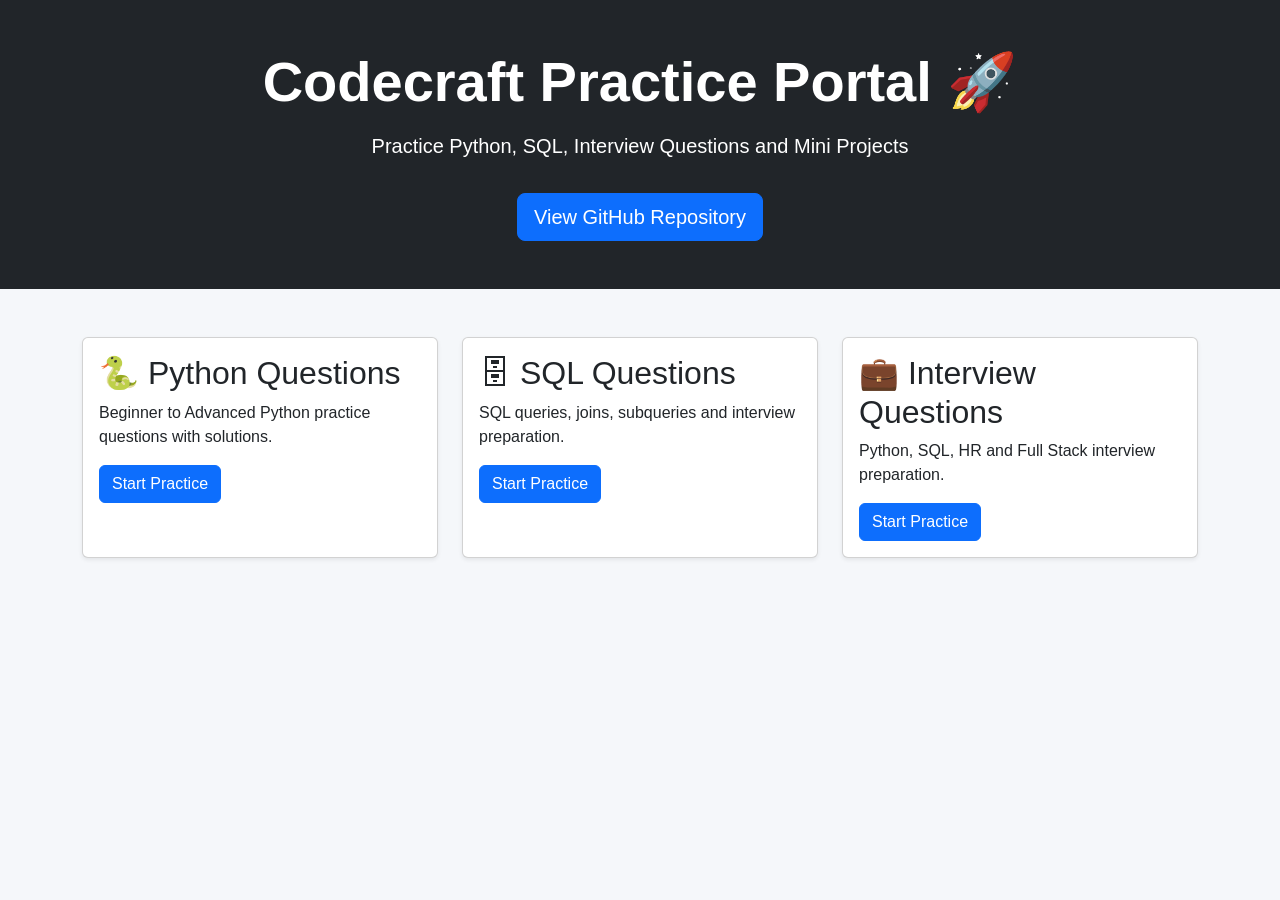
<file: index.html>
<!DOCTYPE html>
<html lang="en">

<head>

    <meta charset="UTF-8">
    <meta name="viewport" content="width=device-width, initial-scale=1.0">

    <title>Codecraft Practice Portal</title>
    <link
    href="https://cdn.jsdelivr.net/npm/bootstrap@5.3.7/dist/css/bootstrap.min.css" rel="stylesheet">
    <link rel="stylesheet" href="style.css">

</head>

<body>

    <!-- Navbar -->

    <!-- <div id="navbar"></div> -->


    <!-- Hero Section -->

    <header class="bg-dark text-white text-center py-5">

        <div class="container">

            <h1 class="display-4 fw-bold">
                Codecraft Practice Portal 🚀
            </h1>

            <p class="lead mt-3">

                Practice Python, SQL, Interview Questions and Mini Projects

            </p>

            <a
                href="https://github.com/codecraftcomputeracademy/QuestionList"
                class="btn btn-primary btn-lg mt-3">

                View GitHub Repository

            </a>

        </div>

    </header>


    <!-- Main Cards Section -->

    <section class="container py-5">

        <div class="row g-4">


            <!-- Python Card -->

            <div class="col-md-6 col-lg-4">

                <div class="card shadow-sm h-100">

                    <div class="card-body">

                        <h2 class="card-title">
                            🐍 Python Questions
                        </h2>

                        <p class="card-text">

                            Beginner to Advanced Python practice questions with solutions.

                        </p>

                        <a
                            href="./Python/index.html"
                            class="btn btn-primary">

                            Start Practice

                        </a>

                    </div>

                </div>

            </div>


            <!-- SQL Card -->

            <div class="col-md-6 col-lg-4">

                <div class="card shadow-sm h-100">

                    <div class="card-body">

                        <h2 class="card-title">
                            🗄 SQL Questions
                        </h2>

                        <p class="card-text">

                            SQL queries, joins, subqueries and interview preparation.

                        </p>

                        <a
                            href="./SQL/"
                            class="btn btn-primary">

                            Start Practice

                        </a>

                    </div>

                </div>

            </div>


            <!-- Interview Questions Card -->

            <div class="col-md-6 col-lg-4">

                <div class="card shadow-sm h-100">

                    <div class="card-body">

                        <h2 class="card-title">
                            💼 Interview Questions
                        </h2>

                        <p class="card-text">

                            Python, SQL, HR and Full Stack interview preparation.

                        </p>

                        <a
                            href="./Interview-Questions/"
                            class="btn btn-primary">

                            Start Practice

                        </a>

                    </div>

                </div>

            </div>

        </div>

    </section>


    <!-- Footer -->

    <!-- <div id="footer"></div> -->


    <!-- Bootstrap JS -->

    <script
        src="https://cdn.jsdelivr.net/npm/bootstrap@5.3.7/dist/js/bootstrap.bundle.min.js">
    </script>


    <!-- Global Script -->

    <script src="script.js"></script>

</body>

</html>
</file>
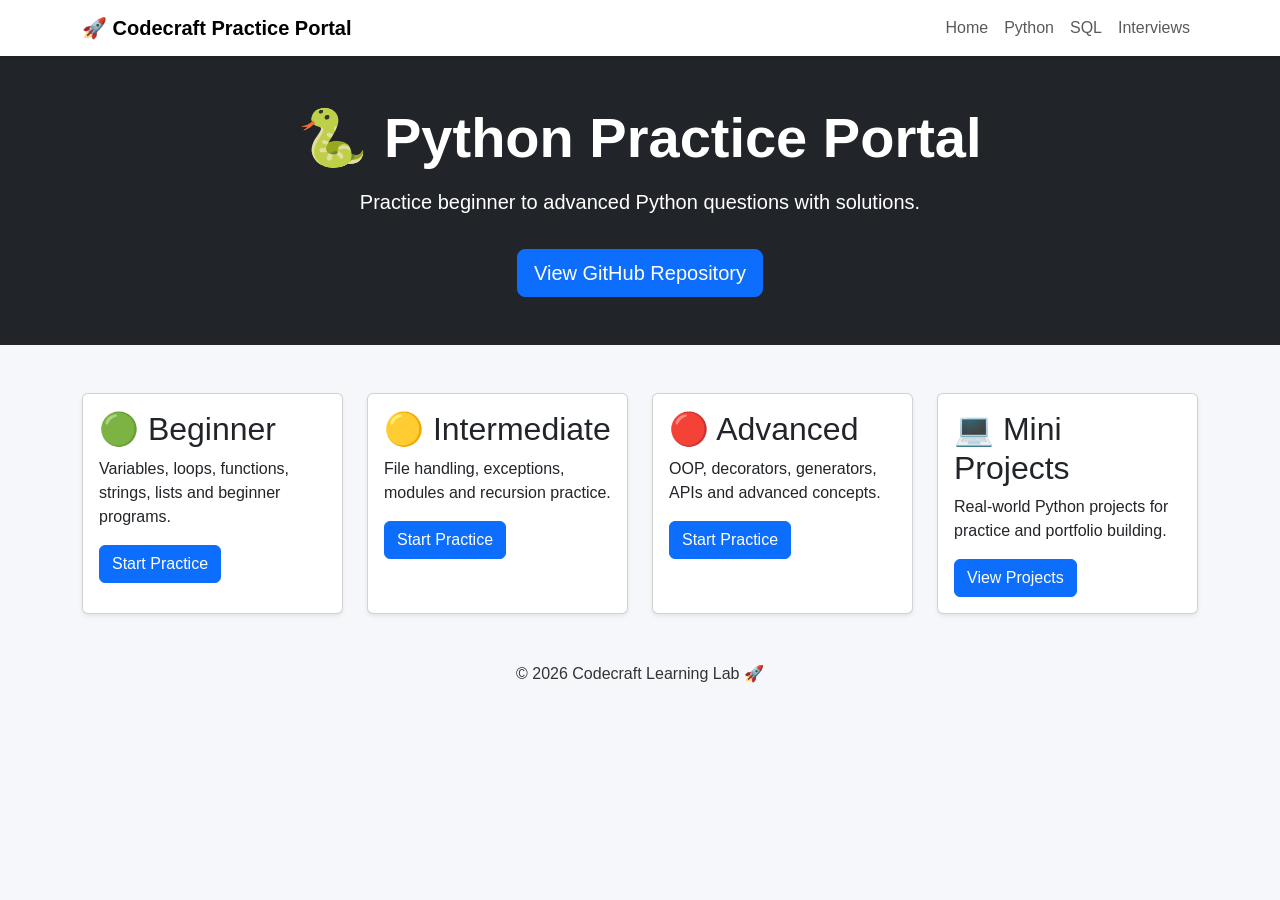
<file: Python/index.html>
<!DOCTYPE html>
<html lang="en">

<head>

    <meta charset="UTF-8">
    <meta name="viewport" content="width=device-width, initial-scale=1.0">

    <title>Python Practice Questions</title>
    <link    href="https://cdn.jsdelivr.net/npm/bootstrap@5.3.7/dist/css/bootstrap.min.css"  rel="stylesheet">
    <link rel="stylesheet" href="../style.css">

</head>

<body>

    <!-- Navbar -->

    <div id="navbar"></div>


    <!-- Hero Section -->

    <header class="bg-dark text-white text-center py-5">

        <div class="container">

            <h1 class="display-4 fw-bold">
                🐍 Python Practice Portal
            </h1>

            <p class="lead mt-3">

                Practice beginner to advanced Python questions with solutions.

            </p>

            <a
                href="https://github.com/codecraftcomputeracademy/QuestionList"
                class="btn btn-primary btn-lg mt-3">

                View GitHub Repository

            </a>

        </div>

    </header>


    <!-- Main Content -->

    <section class="container py-5">

        <div class="row g-4">


            <!-- Beginner Card -->

            <div class="col-md-6 col-lg-3">

                <div class="card shadow-sm h-100">

                    <div class="card-body">

                        <h2 class="card-title">
                            🟢 Beginner
                        </h2>

                        <p class="card-text">

                            Variables, loops, functions, strings, lists and beginner programs.

                        </p>

                        <a
                            href="./Beginner/index.html"
                            class="btn btn-primary">

                            Start Practice

                        </a>

                    </div>

                </div>

            </div>


            <!-- Intermediate Card -->

            <div class="col-md-6 col-lg-3">

                <div class="card shadow-sm h-100">

                    <div class="card-body">

                        <h2 class="card-title">
                            🟡 Intermediate
                        </h2>

                        <p class="card-text">

                            File handling, exceptions, modules and recursion practice.

                        </p>

                        <a
                            href="./Intermediate/"
                            class="btn btn-primary">

                            Start Practice

                        </a>

                    </div>

                </div>

            </div>


            <!-- Advanced Card -->

            <div class="col-md-6 col-lg-3">

                <div class="card shadow-sm h-100">

                    <div class="card-body">

                        <h2 class="card-title">
                            🔴 Advanced
                        </h2>

                        <p class="card-text">

                            OOP, decorators, generators, APIs and advanced concepts.

                        </p>

                        <a
                            href="./Advanced/"
                            class="btn btn-primary">

                            Start Practice

                        </a>

                    </div>

                </div>

            </div>


            <!-- Projects Card -->

            <div class="col-md-6 col-lg-3">

                <div class="card shadow-sm h-100">

                    <div class="card-body">

                        <h2 class="card-title">
                            💻 Mini Projects
                        </h2>

                        <p class="card-text">

                            Real-world Python projects for practice and portfolio building.

                        </p>

                        <a
                            href="./Projects/"
                            class="btn btn-primary">

                            View Projects

                        </a>

                    </div>

                </div>

            </div>

        </div>

    </section>


    <!-- Footer -->

    <div id="footer"></div>


    <!-- Bootstrap JS -->

    <script
        src="https://cdn.jsdelivr.net/npm/bootstrap@5.3.7/dist/js/bootstrap.bundle.min.js">
    </script>


    <!-- Global Script -->

    <script src="../script.js"></script>

</body>

</html>
</file>
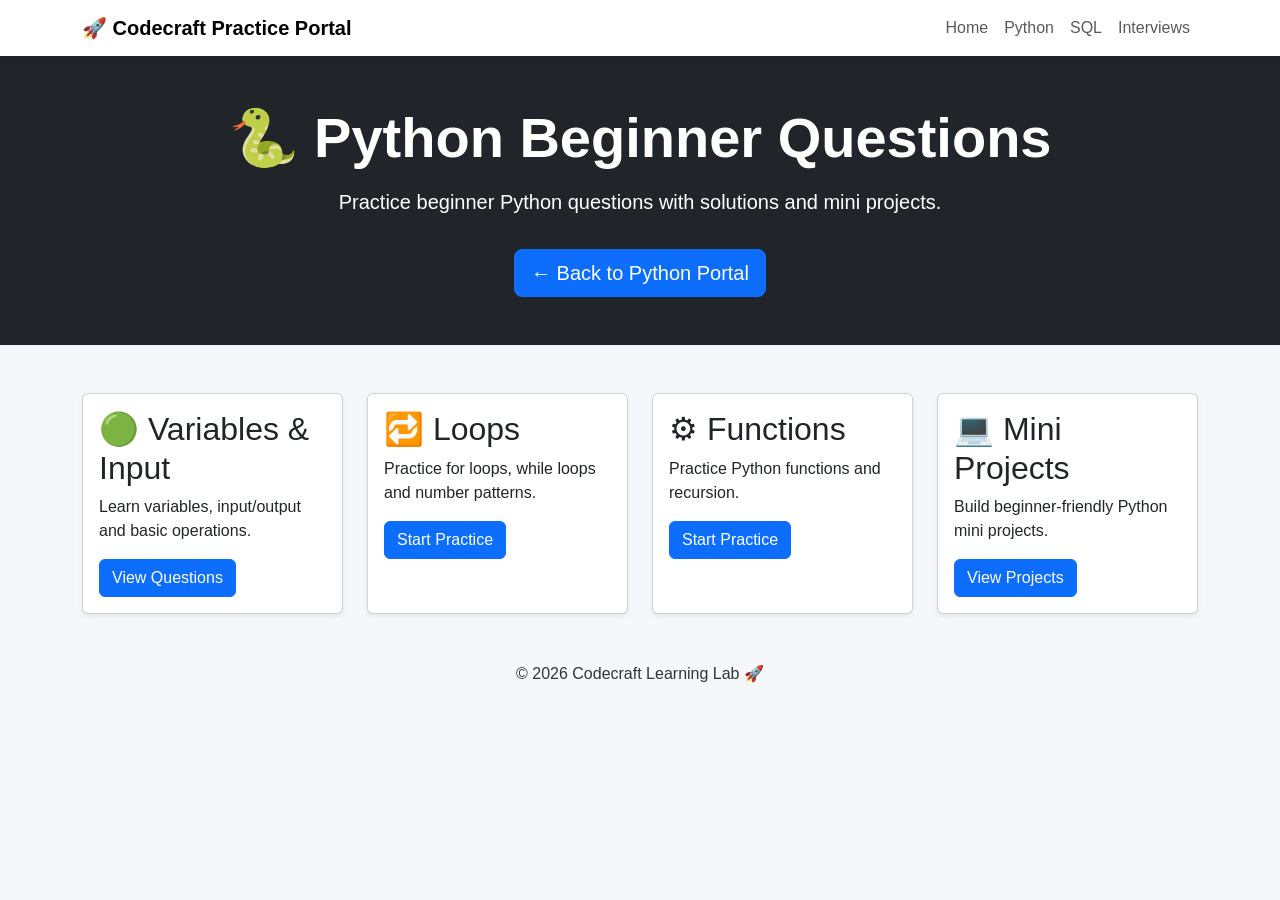
<file: Python/Beginner/index.html>
<!DOCTYPE html>
<html lang="en">

<head>

    <meta charset="UTF-8">
    <meta name="viewport" content="width=device-width, initial-scale=1.0">

    <title>Python Beginner Questions</title>
    <link    href="https://cdn.jsdelivr.net/npm/bootstrap@5.3.7/dist/css/bootstrap.min.css"  rel="stylesheet">
    <link rel="stylesheet" href="../../style.css">

</head>

<body>

    <!-- Navbar -->

    <div id="navbar"></div>


    <!-- Hero Section -->

    <header class="bg-dark text-white text-center py-5">

        <div class="container">

            <h1 class="display-4 fw-bold">
                🐍 Python Beginner Questions
            </h1>

            <p class="lead mt-3">

                Practice beginner Python questions with solutions and mini projects.

            </p>

            <a
                href="../index.html"
                class="btn btn-primary btn-lg mt-3">

                ← Back to Python Portal

            </a>

        </div>

    </header>


    <!-- Main Content -->

    <section class="container py-5">

        <div class="row g-4">


            <!-- Variables & Input -->

            <div class="col-md-6 col-lg-3">

                <div class="card shadow-sm h-100">

                    <div class="card-body">

                        <h2 class="card-title">
                            🟢 Variables & Input
                        </h2>

                        <p class="card-text">

                            Learn variables, input/output and basic operations.

                        </p>

                        <a
                            href="./questions.html?category=Variables""
                            class="btn btn-primary">

                            View Questions

                        </a>

                    </div>

                </div>

            </div>


            <!-- Loops -->

            <div class="col-md-6 col-lg-3">

                <div class="card shadow-sm h-100">

                    <div class="card-body">

                        <h2 class="card-title">
                            🔁 Loops
                        </h2>

                        <p class="card-text">

                            Practice for loops, while loops and number patterns.

                        </p>

                        <a
                            href="./questions.html?category=Loops"
                            class="btn btn-primary">

                            Start Practice

                        </a>

                    </div>

                </div>

            </div>


            <!-- Functions -->

            <div class="col-md-6 col-lg-3">

                <div class="card shadow-sm h-100">

                    <div class="card-body">

                        <h2 class="card-title">
                            ⚙ Functions
                        </h2>

                        <p class="card-text">

                            Practice Python functions and recursion.

                        </p>

                        <a
                            href="./questions.html?category=Functions"
                            class="btn btn-primary">

                            Start Practice

                        </a>

                    </div>

                </div>

            </div>


            <!-- Mini Projects -->

            <div class="col-md-6 col-lg-3">

                <div class="card shadow-sm h-100">

                    <div class="card-body">

                        <h2 class="card-title">
                            💻 Mini Projects
                        </h2>

                        <p class="card-text">

                            Build beginner-friendly Python mini projects.

                        </p>

                        <a
                            href="./questions.html?category=Projects"
                            class="btn btn-primary">

                            View Projects

                        </a>

                    </div>

                </div>

            </div>

        </div>

    </section>


    <!-- Footer -->

    <div id="footer"></div>


    <!-- Bootstrap JS -->

    <script
        src="https://cdn.jsdelivr.net/npm/bootstrap@5.3.7/dist/js/bootstrap.bundle.min.js">
    </script>


    <!-- Global Script -->

    <script src="../../script.js"></script>

</body>
</html>
</file>
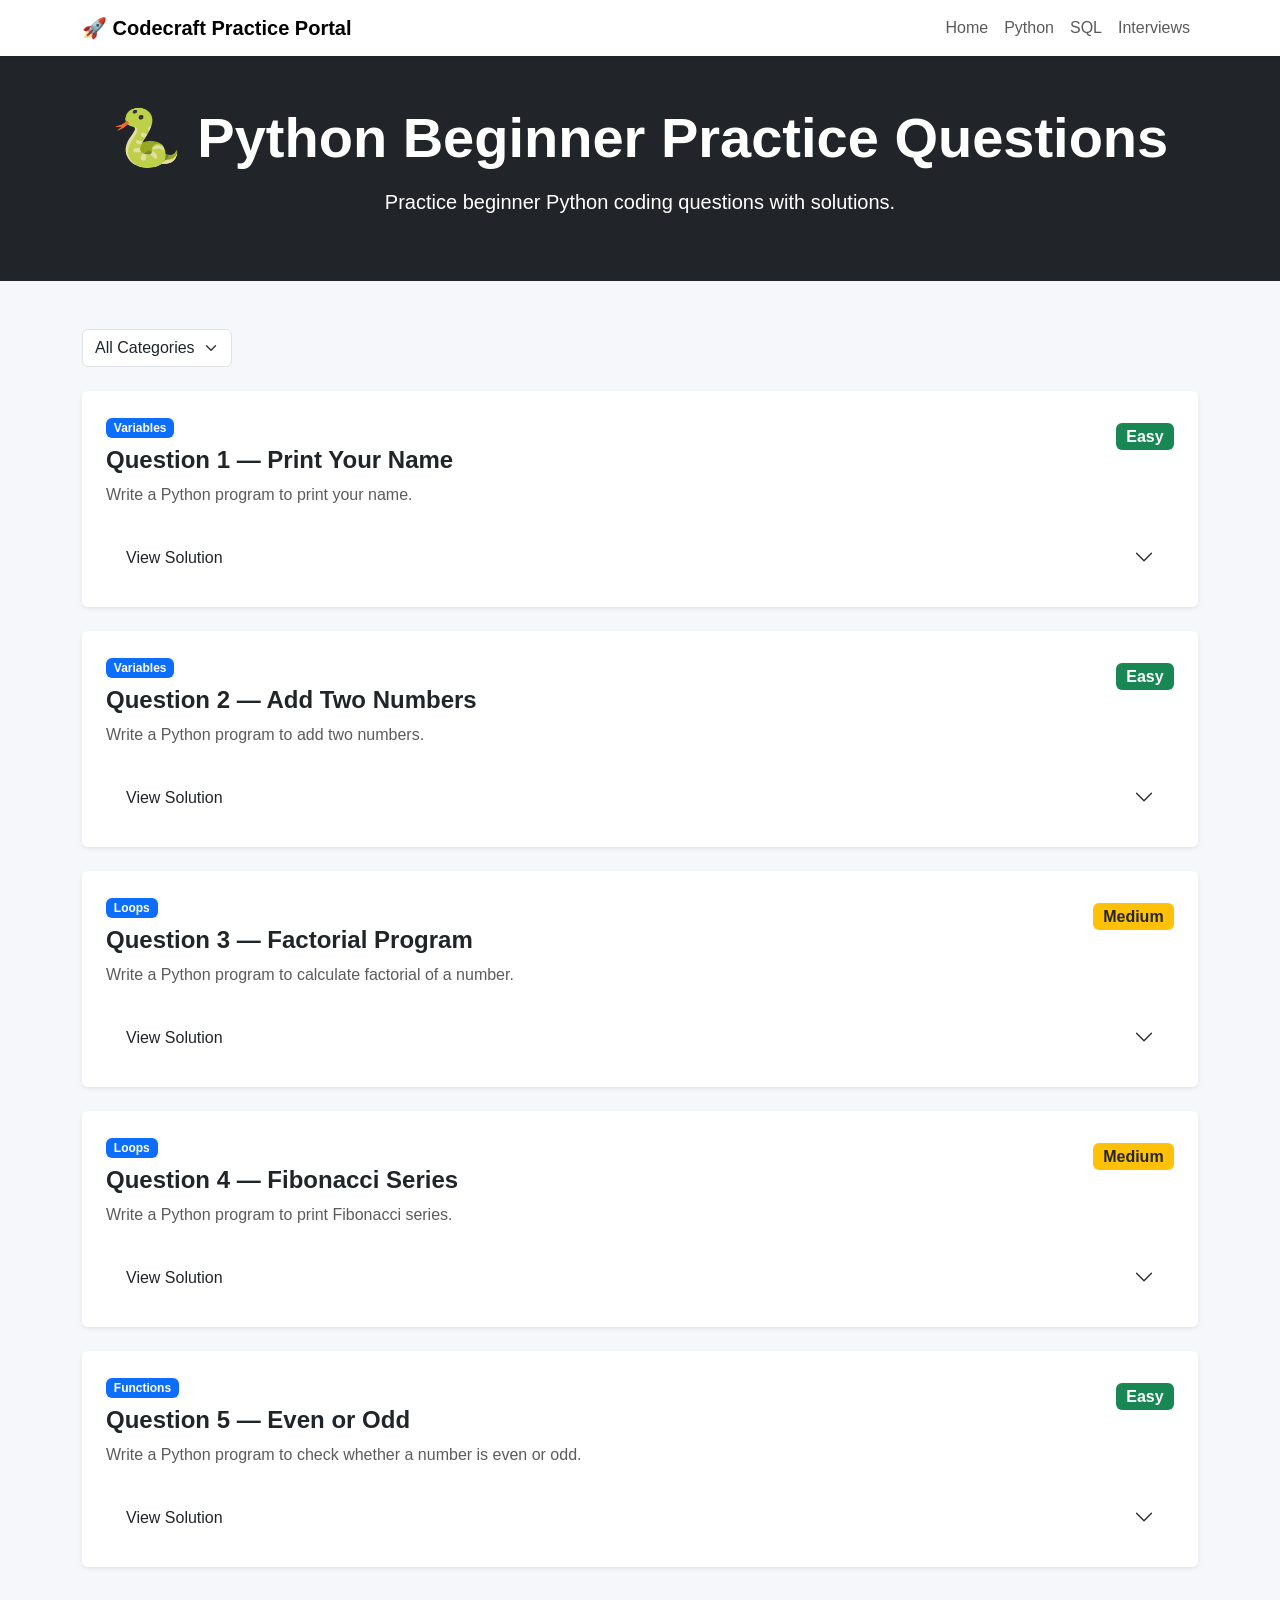
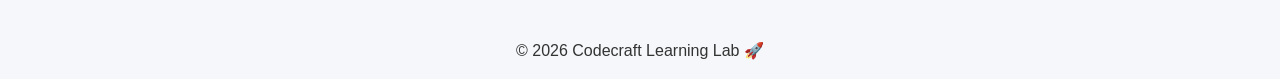
<file: Python/Beginner/questions.html>
<!DOCTYPE html>
<html lang="en">

<head>

    <meta charset="UTF-8">

    <meta
        name="viewport"
        content="width=device-width, initial-scale=1.0">

    <title>Python Beginner Questions | Codecraft Practice Portal</title>

    <!-- Bootstrap -->

    <link
        href="https://cdn.jsdelivr.net/npm/bootstrap@5.3.7/dist/css/bootstrap.min.css"
        rel="stylesheet">

    <!-- Global CSS -->

    <link
        rel="stylesheet"  href="../../style.css">

</head>

<body>

    <!-- Navbar -->

    <div id="navbar"></div>


    <!-- Hero Section -->

    <header class="bg-dark text-white py-5">

        <div class="container text-center">

           <h1
    id="page-title"
    class="display-4 fw-bold">

    🐍 Python Beginner Practice Questions

</h1>

            <p
    id="page-subtitle"
    class="lead mt-3">

                Practice beginner Python coding questions with solutions.

            </p>

        </div>

    </header>


    <!-- Questions Container -->

    <section class="container py-5">

        <div class="mb-4">

    <select
        id="categoryFilter"
        class="form-select w-auto">

        <option value="All">
            All Categories
        </option>

        <option value="Variables">
            Variables
        </option>

        <option value="Loops">
            Loops
        </option>

        <option value="Functions">
            Functions
        </option>

    </select>

</div>

<div id="questions-container"></div>

    </section>


    <!-- Footer -->

    <div id="footer"></div>


    <!-- Bootstrap -->

    <script
        src="https://cdn.jsdelivr.net/npm/bootstrap@5.3.7/dist/js/bootstrap.bundle.min.js">
    </script>


    <!-- Script -->

    <script src="../../script.js"></script>

</body>

</html>
</file>
<file: style.css>
body {

    font-family: Arial, sans-serif;
    margin: 0;
    background: #f5f7fa;
    color: #333;

}

header {

    background: #111827;
    color: white;
    text-align: center;
    padding: 60px 20px;

}

header a {

    display: inline-block;
    margin-top: 20px;
    padding: 12px 24px;
    background: #2563eb;
    color: white;
    text-decoration: none;
    border-radius: 8px;

}
</file>
